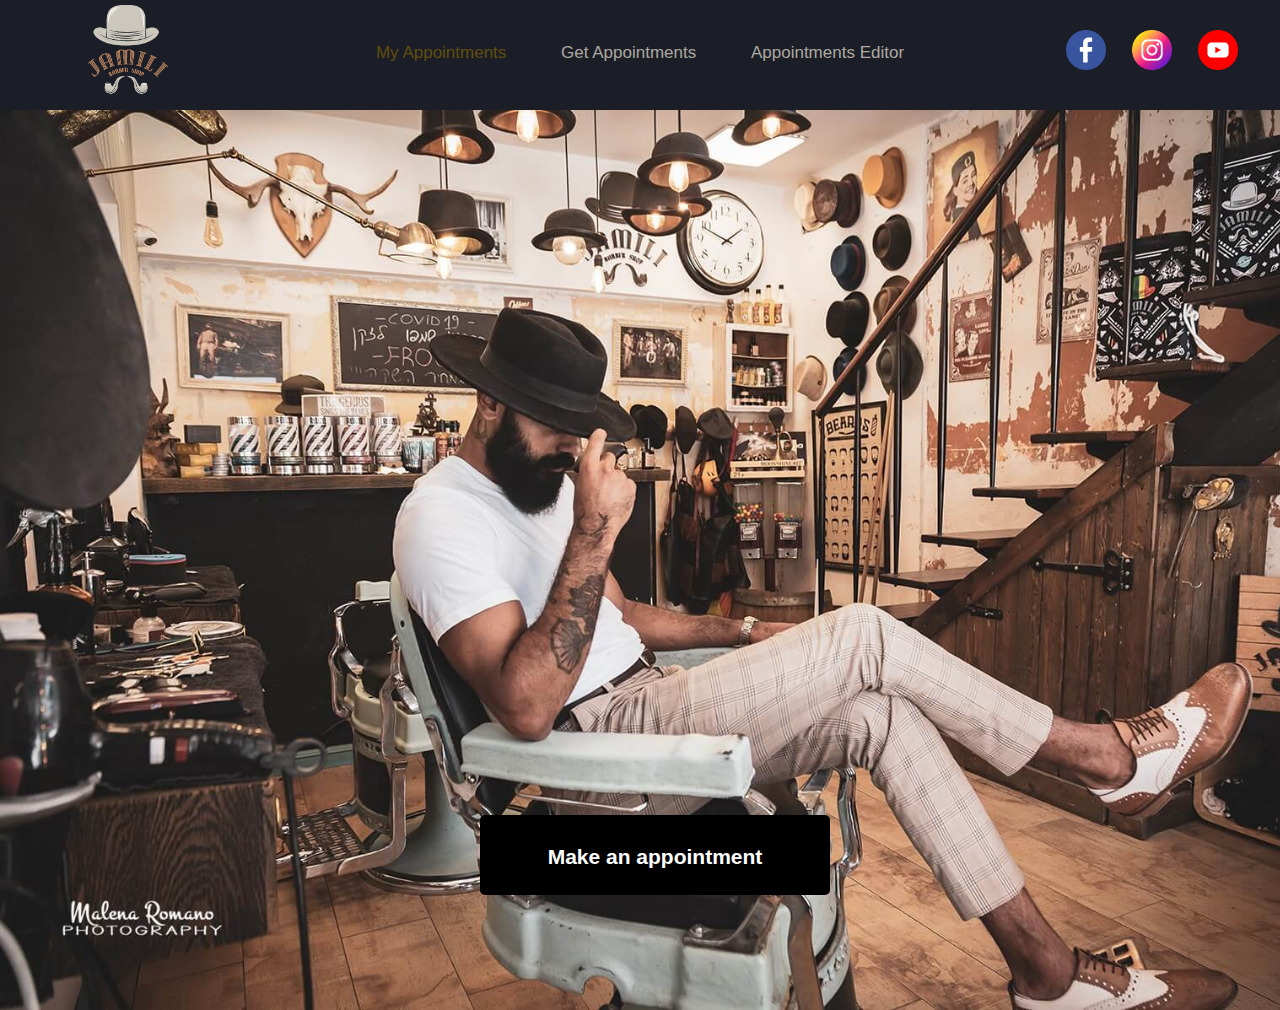
<file: JS final project/index.html>
<!DOCTYPE html>
<html lang="en">

<head>
    <meta charset="UTF-8">
    <meta http-equiv="X-UA-Compatible" content="IE=edge">
    <meta name="viewport" content="width=device-width, initial-scale=1.0">
    <link rel="icon" type="image/x-icon" href="media/barber-logo1.png">
    <title>Jamili Barbershop</title>
    <script type="module" src="jsfiles/index.js" defer></script>
    <link rel="stylesheet" href="stylefiles/style.css">
</head>

<body>
    <div id="wrapper">
        <div id="headerBlock">
            <div id="firstHeadBlock" class="headRowBlock">
                <img width="80" height="90" src="media/barber-logo1.png" alt="barber logo" >
            </div>
            <div id="secondHeadBlock" class="headRowBlock">
                <a id="homepageStand" class="headSpan" href="index.html";>My Appointments</a>
                <a class="headSpan" href="addAppointments.html">Get Appointments</a>
                <a class="headSpan" href="myAppoinments.html">Appointments Editor</a>
               
                
            </div>
            <div id="thirdHeadBlock" class="headRowBlock">
                <img width="40" height="40" src="media/facebook.png" alt="facebook logo">
                <img width="40" height="40" src="media/instagram.png" alt="instagram logo">
                <img width="40" height="40" src="media/youtube2.png" alt="youtube logo">
                
            </div>
            <!-- <div id="fourtHeadBlock" class="headRowBlock">Profile icons</div> -->
        </div>
        <div id="mainSection">


             <div class="rowBlock">
                <div id="screenCheck"></div>
             </div>
            <div class="rowBlock">
                <div id="card">
                    <div id="spaceHolder"></div>
                    <div id="actionBtn">
                        <a id="goBtn" href="addAppointments.html">Make an appointment</a>
                        
                    </div>
                </div>
            </div>
            <div class="rowBlock"></div> 
        </div>
    </div>
</body>

</html>
</file>
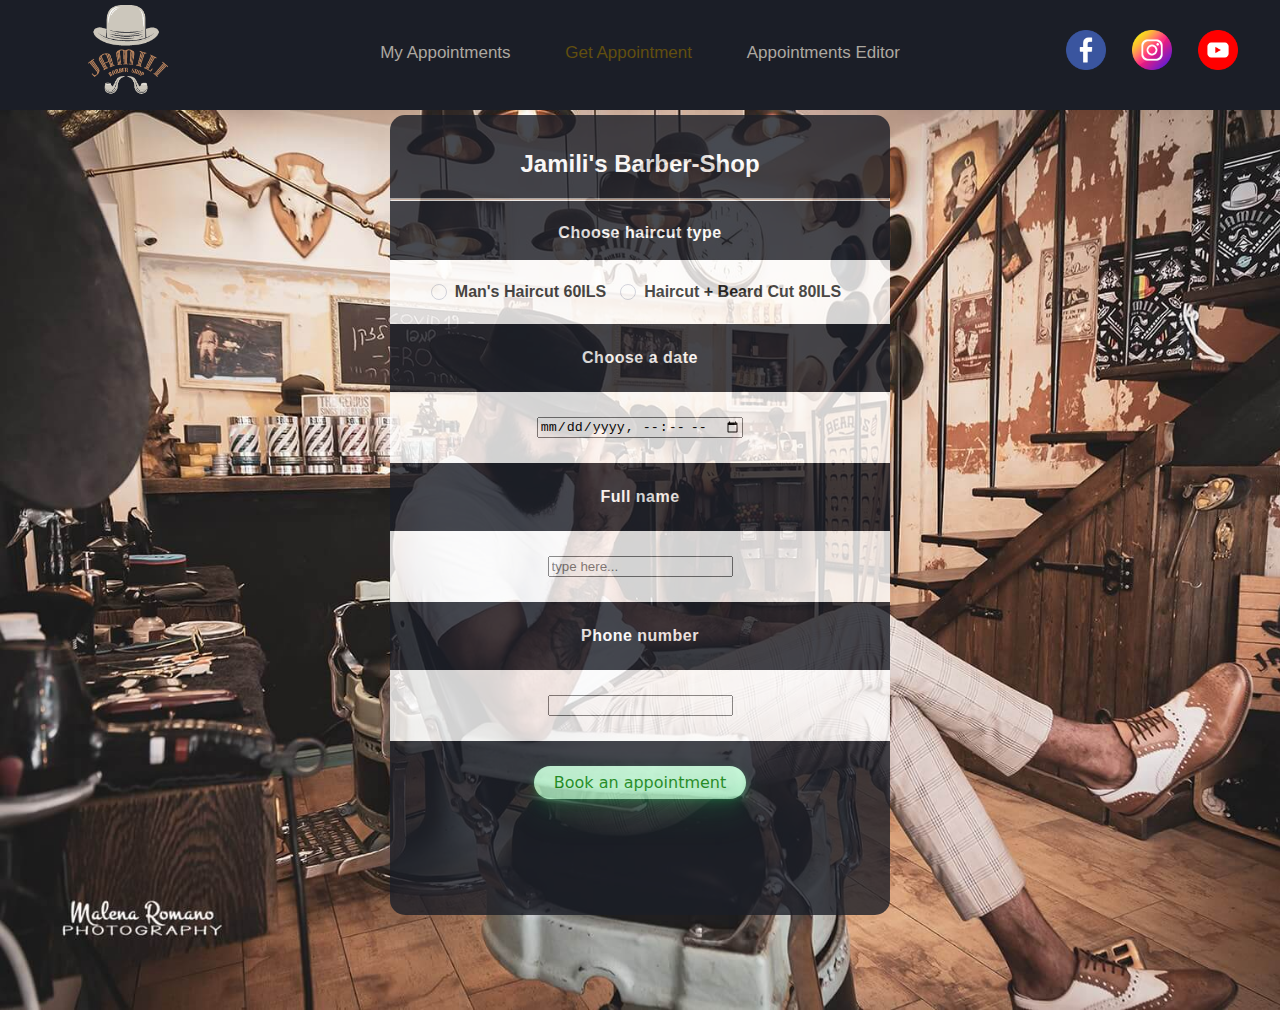
<file: JS final project/addAppointments.html>
<!DOCTYPE html>
<html lang="en">

<head>
    <meta charset="UTF-8">
    <meta http-equiv="X-UA-Compatible" content="IE=edge">
    <meta name="viewport" content="width=device-width, initial-scale=1.0">
    <link rel="icon" type="image/x-icon" href="media/barber-logo1.png">
    <title>Make an appointment</title>
    <link rel="stylesheet" href="stylefiles/appoinmentsstyle.css">
    <script type="module" src="jsfiles/addmeeting.js" defer></script>
</head>

<body>
    <div id="wrapper">
        <div id="headerBlock">
            <div id="firstHeadBlock" class="headRowBlock">
                <img width="80" height="90" src="media/barber-logo1.png" alt="barber logo">
            </div>
            <div id="secondHeadBlock" class="headRowBlock">
                <a class="headSpan" href="index.html">My Appointments</a>
                <a id="appointmentsStand" class="headSpan" href="appointments.html">Get Appointment</a>
                <a class="headSpan" href="myAppoinments.html">Appointments Editor</a>
                

            </div>
            <div id="thirdHeadBlock" class="headRowBlock">
                <img width="40" height="40" src="media/facebook.png" alt="facebook logo">
                <img width="40" height="40" src="media/instagram.png" alt="instagram logo">
                <img width="40" height="40" src="media/youtube2.png" alt="youtube logo">

            </div>
            <!-- <div id="fourtHeadBlock" class="headRowBlock">Profile icons</div> -->
        </div>
        <div id="mainSection">


            <div id="appointmentsContainer" class="rowBlock"></div>
            <div class="rowBlock">
                <div id="card">
                    <div id="cardHeader">
                        <h2>Jamili's Barber-Shop</h2>
                    </div>
                    <hr>
                    <div id="formInputBlock">
                        <label id="hairCutType">Choose haircut type</label><br><br>
                        <div class="radio-container">
                            <input class="radio-input" id="Man" type="radio" name="fruit" />
                            <label class="radio" for="Man">Man's Haircut 60ILS</label>
                            <input class="radio-input" id="haircutBeard" type="radio" name="fruit" />
                            <label class="radio" for="haircutBeard">Haircut + Beard Cut 80ILS</label>
                        </div>
                        <div id="dateBlock">

                            <label>Choose a date</label>

                        </div>
                        <div id="dateInput">
                            <input id="getDate" type="datetime-local">

                        </div>
                        <div id="userNameBlock">
                            <label>Full name</label>
                        </div>
                        <div id="userNameInput">
                            <input id="userName" type="text" placeholder="type here...">
                        </div>
                        <div id="userPhoneBlock">
                            <label>Phone number</label>
                        </div>
                        <div id="userPhoneInput">
                            <input id="getUserPhone" type="number">
                        </div>

                        <div id="buttonBlock">
                            <button id="goBtn" class="button-1" role="button">Book an appointment</button>
                            <!-- <button id="goBtn">Add</button> -->

                            
                        </div>
                    </div>

                </div>
            </div>
            <div class="rowBlock"></div>
        </div>
    </div>
</body>

</html>
</file>
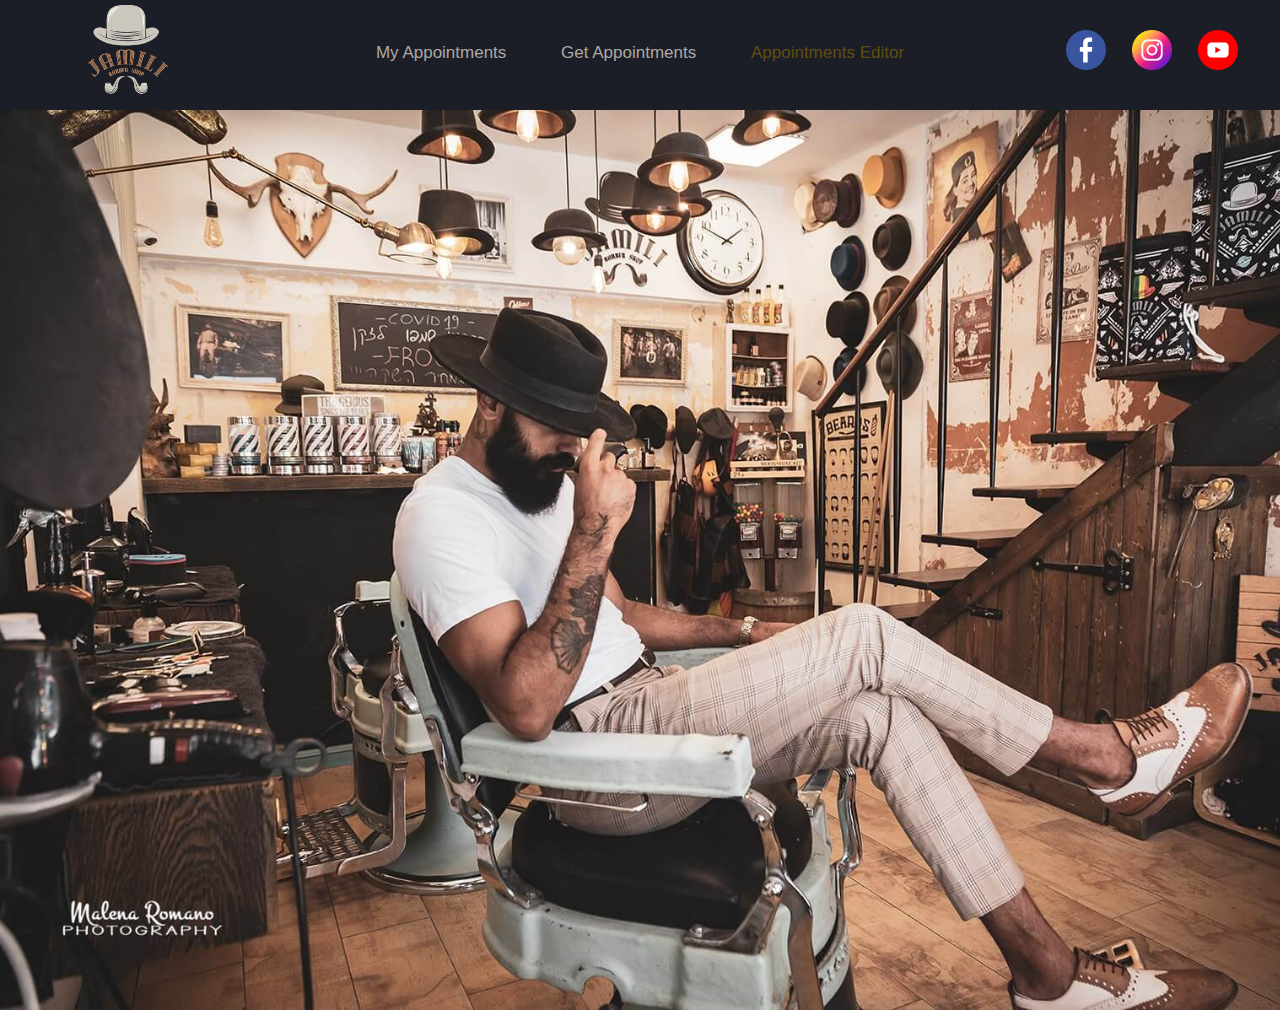
<file: JS final project/myAppoinments.html>
<!DOCTYPE html>
<html lang="en">

<head>
    <meta charset="UTF-8">
    <meta http-equiv="X-UA-Compatible" content="IE=edge">
    <meta name="viewport" content="width=device-width, initial-scale=1.0">
    <link rel="stylesheet" href="stylefiles/appointmentsEdit.css">
    <script type="module" src="jsfiles/deletemeeting.js" defer></script>
    <title>Appointments Editor</title>
</head>

<body>

    <body>
        <div id="wrapper">
            <div id="headerBlock">
                <div id="firstHeadBlock" class="headRowBlock">
                    <img width="80" height="90" src="media/barber-logo1.png" alt="barber logo">
                </div>
                <div id="secondHeadBlock" class="headRowBlock">
                    <a class="headSpan" href="index.html" ;>My Appointments</a>
                    <a class="headSpan" href="addAppointments.html">Get Appointments</a>
                    <a id="homepageStand" class="headSpan" href="myAppoinments.html">Appointments Editor</a>
                   

                </div>
                <div id="thirdHeadBlock" class="headRowBlock">
                    <img width="40" height="40" src="media/facebook.png" alt="facebook logo">
                    <img width="40" height="40" src="media/instagram.png" alt="instagram logo">
                    <img width="40" height="40" src="media/youtube2.png" alt="youtube logo">

                </div>
                <!-- <div id="fourtHeadBlock" class="headRowBlock">Profile icons</div> -->
            </div>
            <div id="mainSection">


                <div class="rowBlock">
                    <div id="screenCheck"></div>
                </div>
                <div class="rowBlock">
                    <div id="card">
                        <!-- <div id="spaceHolder"></div> -->


                    </div>
                </div>
                <div class="rowBlock">


                </div>
            </div>
            
        </div>
        </div>
    </body>

</html>
</body>

</html>
</file>
<file: JS final project/stylefiles/style.css>
@import url("https://fonts.googleapis.com/css2?family=Barlow+Condensed:wght@300&display=swap");
body {
  margin: 0;
  font-family: "Rubik", Sans-serif;
}
body #wrapper #headerBlock {
  color: rgb(65, 102, 102);
  height: 110px;
  background-color: #1b1e27;
  display: flex;
  text-align: center;
  font-size: 15pt;
  margin-right: auto;
  margin-left: auto;
  position: relative;
}
body #wrapper #headerBlock .headRowBlock {
  flex: 1;
}
body #wrapper #headerBlock #firstHeadBlock {
  flex: 1;
}
body #wrapper #headerBlock #firstHeadBlock img {
  padding-top: 5px;
}
body #wrapper #headerBlock #secondHeadBlock {
  flex: 3;
  font-family: "Rubik", Sans-serif;
  font-size: 17px;
  font-weight: 200;
  line-height: 45px;
  text-align: center;
  padding-top: 30px;
}
body #wrapper #headerBlock #secondHeadBlock #homepageStand {
  color: #614e0f;
}
body #wrapper #headerBlock #secondHeadBlock .headSpan {
  text-decoration: none;
  padding-left: 25px;
  padding-right: 25px;
  color: #ada8a0;
  display: inline-block;
  position: relative;
}
body #wrapper #headerBlock #secondHeadBlock .headSpan::after {
  content: "";
  position: absolute;
  width: 100%;
  transform: scaleX(0);
  height: 2px;
  bottom: 0;
  left: 0;
  background-color: #614e0f;
  transform-origin: bottom right;
  transition: transform 0.25s ease-out;
}
body #wrapper #headerBlock #secondHeadBlock .headSpan:hover::after {
  transform: scaleX(1);
  transform-origin: bottom left;
}
body #wrapper #headerBlock #secondHeadBlock .headSpan:hover {
  color: #614e0f;
}
body #wrapper #headerBlock #thirdHeadBlock {
  flex: 1;
}
body #wrapper #headerBlock #thirdHeadBlock img {
  padding-left: 10px;
  padding-right: 10px;
  padding-top: 30px;
}
body #wrapper #mainSection {
  height: 100vh;
  background-image: url(../media/cover\ main.jpg);
  background-repeat: no-repeat;
  background-size: cover;
  top: 0;
  left: 0;
  display: flex;
}
body #wrapper #mainSection .rowBlock {
  flex: 1;
  color: white;
  padding: 5px;
}
body #wrapper #mainSection .rowBlock #screenCheck .records div {
  background-color: black;
  margin: auto;
  text-align: center;
  width: 250px;
  border-radius: 15px;
  height: 175px;
  margin-bottom: 5px;
  font-weight: bold;
}
body #wrapper #mainSection .rowBlock #card {
  height: 800px;
  width: 500px;
  border-radius: 15px;
  text-align: center;
}
body #wrapper #mainSection .rowBlock #card #spaceHolder {
  height: 700px;
}
body #wrapper #mainSection .rowBlock #card #actionBtn {
  height: 50px;
  width: 350px;
  border-radius: 5px;
  margin-left: 90px;
  background-color: black;
  padding-top: 30px;
  font-weight: bold;
}
body #wrapper #mainSection .rowBlock #card #actionBtn #goBtn {
  text-decoration: none;
  font-size: 21px;
  color: white;
}
body #wrapper #mainSection .rowBlock #card #actionBtn:hover {
  background-color: white;
}
body #wrapper #mainSection .rowBlock #card #actionBtn:hover #goBtn {
  color: black;
}

/*# sourceMappingURL=style.css.map */
</file>
<file: JS final project/stylefiles/appoinmentsstyle.css>
@import url("https://fonts.googleapis.com/css2?family=Barlow+Condensed:wght@300&display=swap");
body {
  margin: 0;
  font-family: "Rubik", Sans-serif;
}
body #wrapper #headerBlock {
  color: rgb(65, 102, 102);
  height: 110px;
  background-color: #1b1e27;
  display: flex;
  text-align: center;
  font-size: 15pt;
  margin-right: auto;
  margin-left: auto;
  position: relative;
}
body #wrapper #headerBlock .headRowBlock {
  flex: 1;
}
body #wrapper #headerBlock #firstHeadBlock {
  flex: 1;
}
body #wrapper #headerBlock #firstHeadBlock img {
  padding-top: 5px;
}
body #wrapper #headerBlock #secondHeadBlock {
  flex: 3;
  font-family: "Rubik", Sans-serif;
  font-size: 17px;
  font-weight: 200;
  line-height: 45px;
  text-align: center;
  padding-top: 30px;
}
body #wrapper #headerBlock #secondHeadBlock #appointmentsStand {
  color: #614e0f;
}
body #wrapper #headerBlock #secondHeadBlock .headSpan {
  text-decoration: none;
  padding-left: 25px;
  padding-right: 25px;
  color: #ada8a0;
  display: inline-block;
  position: relative;
}
body #wrapper #headerBlock #secondHeadBlock .headSpan::after {
  content: "";
  position: absolute;
  width: 100%;
  transform: scaleX(0);
  height: 2px;
  bottom: 0;
  left: 0;
  background-color: #614e0f;
  transform-origin: bottom right;
  transition: transform 0.25s ease-out;
}
body #wrapper #headerBlock #secondHeadBlock .headSpan:hover::after {
  transform: scaleX(1);
  transform-origin: bottom left;
}
body #wrapper #headerBlock #secondHeadBlock .headSpan:hover {
  color: #614e0f;
}
body #wrapper #headerBlock #thirdHeadBlock {
  flex: 1;
}
body #wrapper #headerBlock #thirdHeadBlock img {
  padding-left: 10px;
  padding-right: 10px;
  padding-top: 30px;
}
body #wrapper #mainSection {
  height: 100vh;
  background-image: url(../media/cover\ main.jpg);
  background-repeat: no-repeat;
  background-size: cover;
  top: 0;
  left: 0;
  display: flex;
}
body #wrapper #mainSection .rowBlock {
  flex: 1;
  color: white;
  padding: 5px;
}
body #wrapper #mainSection .rowBlock #card {
  height: 800px;
  width: 500px;
  border-radius: 15px;
  text-align: center;
  opacity: 0.8;
  background-color: #1b1e27;
  margin: auto;
}
body #wrapper #mainSection .rowBlock #card #cardHeader {
  color: white;
  padding-top: 15px;
}
body #wrapper #mainSection .rowBlock #card hr {
  height: 1px;
  background-color: #c4a591;
}
body #wrapper #mainSection .rowBlock #card #formInputBlock {
  padding-top: 15px;
}
body #wrapper #mainSection .rowBlock #card #formInputBlock #hairCutType {
  font-weight: bold;
  letter-spacing: 0.5px;
}
body #wrapper #mainSection .rowBlock #card #formInputBlock .radio-container {
  box-sizing: border-box;
  background: #ffffff;
  color: #222;
  height: 64px;
  display: flex;
  justify-content: center;
  align-items: center;
  flex-flow: row wrap;
  font-weight: bold;
}
body #wrapper #mainSection .rowBlock #card #formInputBlock .radio-container * {
  box-sizing: border-box;
}
body #wrapper #mainSection .rowBlock #card #formInputBlock .radio-input {
  appearance: none;
  background-color: #ffffff;
  width: 16px;
  height: 16px;
  border: 1px solid #cccfdb;
  margin: 0;
  border-radius: 50%;
  display: grid;
  align-items: center;
  justify-content: center;
  transition: all 0.3s ease;
}
body #wrapper #mainSection .rowBlock #card #formInputBlock .radio-input::before {
  content: "";
  width: 6px;
  height: 6px;
  border-radius: 50%;
  transform: scale(0);
  transition: 0.3s transform ease-in-out;
  box-shadow: inset 6px 6px #ffffff;
}
body #wrapper #mainSection .rowBlock #card #formInputBlock .radio-input:checked {
  background: #0077ff;
  border-color: #0077ff;
}
body #wrapper #mainSection .rowBlock #card #formInputBlock .radio-input:checked::before {
  transform: scale(1);
}
body #wrapper #mainSection .rowBlock #card #formInputBlock .radio {
  cursor: pointer;
  padding: 6px 8px;
}
body #wrapper #mainSection .rowBlock #card #formInputBlock .radio:not(:last-child) {
  margin-right: 6px;
}
body #wrapper #mainSection .rowBlock #card #formInputBlock .checkbox-symbol {
  position: absolute;
  width: 0;
  height: 0;
  pointer-events: none;
  user-select: none;
}
body #wrapper #mainSection .rowBlock #card #formInputBlock .checkbox-container {
  box-sizing: border-box;
  background: #ffffff;
  color: #222;
  height: 64px;
  display: flex;
  justify-content: center;
  align-items: center;
  flex-flow: row wrap;
}
body #wrapper #mainSection .rowBlock #card #formInputBlock .checkbox-container * {
  box-sizing: border-box;
}
body #wrapper #mainSection .rowBlock #card #formInputBlock .checkbox-input {
  position: absolute;
  visibility: hidden;
}
body #wrapper #mainSection .rowBlock #card #formInputBlock .checkbox {
  user-select: none;
  cursor: pointer;
  padding: 6px 8px;
  border-radius: 6px;
  overflow: hidden;
  transition: all 0.3s ease;
  display: flex;
}
body #wrapper #mainSection .rowBlock #card #formInputBlock .checkbox:not(:last-child) {
  margin-right: 6px;
}
body #wrapper #mainSection .rowBlock #card #formInputBlock .checkbox:hover {
  background: rgba(0, 119, 255, 0.06);
}
body #wrapper #mainSection .rowBlock #card #formInputBlock .checkbox span {
  vertical-align: middle;
  transform: translate3d(0, 0, 0);
}
body #wrapper #mainSection .rowBlock #card #formInputBlock .checkbox span:first-child {
  position: relative;
  flex: 0 0 18px;
  width: 18px;
  height: 18px;
  border-radius: 4px;
  transform: scale(1);
  border: 1px solid #cccfdb;
  transition: all 0.3s ease;
}
body #wrapper #mainSection .rowBlock #card #formInputBlock .checkbox span:first-child svg {
  position: absolute;
  top: 3px;
  left: 2px;
  fill: none;
  stroke: #fff;
  stroke-dasharray: 16px;
  stroke-dashoffset: 16px;
  transition: all 0.3s ease;
  transform: translate3d(0, 0, 0);
}
body #wrapper #mainSection .rowBlock #card #formInputBlock .checkbox span:last-child {
  padding-left: 8px;
  line-height: 18px;
}
body #wrapper #mainSection .rowBlock #card #formInputBlock .checkbox:hover span:first-child {
  border-color: #0077ff;
}
body #wrapper #mainSection .rowBlock #card #formInputBlock .checkbox-input:checked + .checkbox span:first-child {
  background: #0077ff;
  border-color: #0077ff;
  animation: zoom-in-out 0.3s ease;
}
body #wrapper #mainSection .rowBlock #card #formInputBlock .checkbox-input:checked + .checkbox span:first-child svg {
  stroke-dashoffset: 0;
}
@keyframes zoom-in-out {
  50% {
    transform: scale(0.9);
  }
}
body #wrapper #mainSection .rowBlock #card #formInputBlock #dateBlock {
  padding-top: 25px;
  padding-bottom: 25px;
  height: 18px;
}
body #wrapper #mainSection .rowBlock #card #formInputBlock #dateBlock label {
  font-size: 16px;
  font-weight: bold;
  letter-spacing: 0.5px;
}
body #wrapper #mainSection .rowBlock #card #formInputBlock #dateInput {
  padding-top: 25px;
  padding-bottom: 25px;
  background: #ffffff;
}
body #wrapper #mainSection .rowBlock #card #formInputBlock #userNameBlock {
  padding-top: 25px;
  padding-bottom: 25px;
  font-size: 16px;
  font-weight: bold;
  letter-spacing: 0.5px;
}
body #wrapper #mainSection .rowBlock #card #formInputBlock #userNameInput {
  padding-top: 25px;
  padding-bottom: 25px;
  background: #ffffff;
}
body #wrapper #mainSection .rowBlock #card #formInputBlock #userPhoneBlock {
  padding-top: 25px;
  padding-bottom: 25px;
  font-size: 16px;
  font-weight: bold;
  letter-spacing: 0.5px;
}
body #wrapper #mainSection .rowBlock #card #formInputBlock #userPhoneInput {
  padding-top: 25px;
  padding-bottom: 25px;
  background: #ffffff;
}
body #wrapper #mainSection .rowBlock #card #formInputBlock #buttonBlock {
  padding-top: 25px;
  padding-bottom: 25px;
  font-size: 16px;
}
body #wrapper #mainSection .rowBlock #card #formInputBlock #buttonBlock .button-1 {
  background-color: #c2fbd7;
  border-radius: 100px;
  box-shadow: rgba(44, 187, 99, 0.2) 0 -25px 18px -14px inset, rgba(44, 187, 99, 0.15) 0 1px 2px, rgba(44, 187, 99, 0.15) 0 2px 4px, rgba(44, 187, 99, 0.15) 0 4px 8px, rgba(44, 187, 99, 0.15) 0 8px 16px, rgba(44, 187, 99, 0.15) 0 16px 32px;
  color: green;
  cursor: pointer;
  display: inline-block;
  font-family: CerebriSans-Regular, -apple-system, system-ui, Roboto, sans-serif;
  padding: 7px 20px;
  text-align: center;
  text-decoration: none;
  transition: all 250ms;
  border: 0;
  font-size: 16px;
  user-select: none;
  -webkit-user-select: none;
  touch-action: manipulation;
}
body #wrapper #mainSection .rowBlock #card #formInputBlock #buttonBlock .button-1:hover {
  box-shadow: rgba(44, 187, 99, 0.35) 0 -25px 18px -14px inset, rgba(44, 187, 99, 0.25) 0 1px 2px, rgba(44, 187, 99, 0.25) 0 2px 4px, rgba(44, 187, 99, 0.25) 0 4px 8px, rgba(44, 187, 99, 0.25) 0 8px 16px, rgba(44, 187, 99, 0.25) 0 16px 32px;
  transform: scale(1.05) rotate(-1deg);
}

/*# sourceMappingURL=appoinmentsstyle.css.map */
</file>
<file: JS final project/stylefiles/appointmentsEdit.css>
@import url("https://fonts.googleapis.com/css2?family=Barlow+Condensed:wght@300&display=swap");
body {
  margin: 0;
  font-family: "Rubik", Sans-serif;
}
body #wrapper #headerBlock {
  color: rgb(65, 102, 102);
  height: 110px;
  background-color: #1b1e27;
  display: flex;
  text-align: center;
  font-size: 15pt;
  margin-right: auto;
  margin-left: auto;
  position: relative;
}
body #wrapper #headerBlock .headRowBlock {
  flex: 1;
}
body #wrapper #headerBlock #firstHeadBlock {
  flex: 1;
}
body #wrapper #headerBlock #firstHeadBlock img {
  padding-top: 5px;
}
body #wrapper #headerBlock #secondHeadBlock {
  flex: 3;
  font-family: "Rubik", Sans-serif;
  font-size: 17px;
  font-weight: 200;
  line-height: 45px;
  text-align: center;
  padding-top: 30px;
}
body #wrapper #headerBlock #secondHeadBlock #homepageStand {
  color: #614e0f;
}
body #wrapper #headerBlock #secondHeadBlock .headSpan {
  text-decoration: none;
  padding-left: 25px;
  padding-right: 25px;
  color: #ada8a0;
  display: inline-block;
  position: relative;
}
body #wrapper #headerBlock #secondHeadBlock .headSpan::after {
  content: "";
  position: absolute;
  width: 100%;
  transform: scaleX(0);
  height: 2px;
  bottom: 0;
  left: 0;
  background-color: #614e0f;
  transform-origin: bottom right;
  transition: transform 0.25s ease-out;
}
body #wrapper #headerBlock #secondHeadBlock .headSpan:hover::after {
  transform: scaleX(1);
  transform-origin: bottom left;
}
body #wrapper #headerBlock #secondHeadBlock .headSpan:hover {
  color: #614e0f;
}
body #wrapper #headerBlock #thirdHeadBlock {
  flex: 1;
}
body #wrapper #headerBlock #thirdHeadBlock img {
  padding-left: 10px;
  padding-right: 10px;
  padding-top: 30px;
}
body #wrapper #mainSection {
  height: 100vh;
  background-image: url(../media/cover\ main.jpg);
  background-repeat: no-repeat;
  background-size: cover;
  top: 0;
  left: 0;
  display: flex;
}
body #wrapper #mainSection .rowBlock {
  flex: 1;
  color: white;
  padding: 5px;
}
body #wrapper #mainSection .rowBlock #card {
  border-radius: 15px;
  text-align: center;
}
body #wrapper #mainSection .rowBlock #card .records div {
  background-color: #614e0f;
  opacity: 0.8;
  border-radius: 20px;
  width: 320px;
  text-align: center;
  height: 210px;
  margin: auto;
  margin-bottom: 5px;
  font-weight: 400;
}

/*# sourceMappingURL=appointmentsEdit.css.map */
</file>
